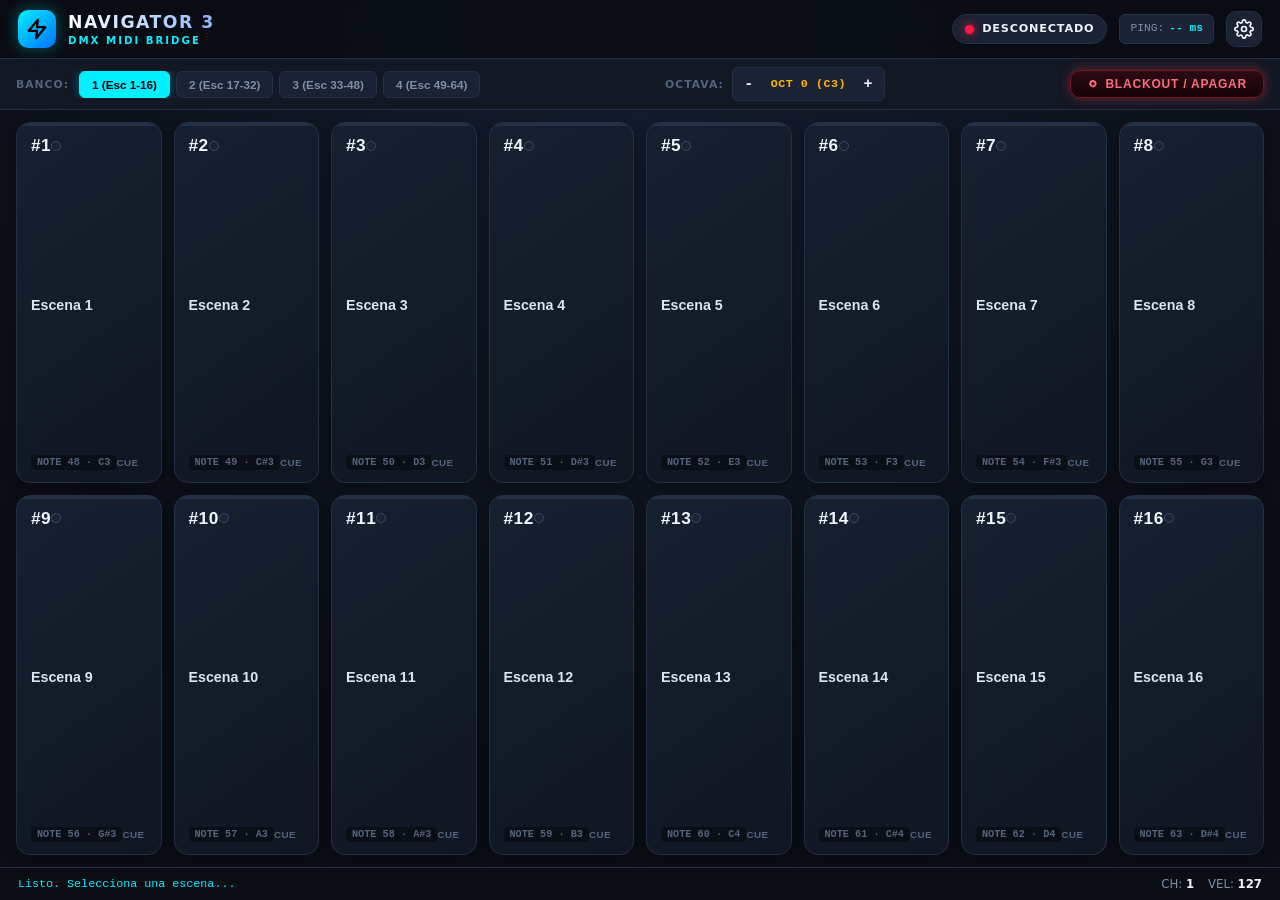
<file: web/index.html>
<!DOCTYPE html>
<html lang="es">
<head>
  <meta charset="UTF-8">
  <meta name="viewport" content="width=device-width, initial-scale=1.0, maximum-scale=1.0, user-scalable=no">
  <meta name="theme-color" content="#0a0c10">
  <meta name="apple-mobile-web-app-capable" content="yes">
  <meta name="apple-mobile-web-app-status-bar-style" content="black-translucent">
  <title>Navigator 3 | MIDI DMX Control</title>
  <link rel="stylesheet" href="style.css">
</head>
<body>
  <div class="app-container">
    <!-- Header -->
    <header class="app-header">
      <div class="brand">
        <div class="brand-icon">
          <svg width="22" height="22" viewBox="0 0 24 24" fill="none" stroke="currentColor" stroke-width="2.5" stroke-linecap="round" stroke-linejoin="round">
            <polygon points="13 2 3 14 12 14 11 22 21 10 12 10 13 2"></polygon>
          </svg>
        </div>
        <div class="brand-text">
          <span class="brand-title">NAVIGATOR 3</span>
          <span class="brand-subtitle">DMX MIDI BRIDGE</span>
        </div>
      </div>

      <div class="status-bar">
        <div class="status-badge" id="statusBadge">
          <span class="status-dot"></span>
          <span class="status-text" id="statusText">DESCONECTADO</span>
        </div>
        <div class="latency-badge" id="latencyBadge">
          <span class="latency-label">PING:</span>
          <span class="latency-value" id="latencyVal">-- ms</span>
        </div>
        <button class="icon-btn" id="btnSettings" title="Ajustes">
          <svg width="20" height="20" viewBox="0 0 24 24" fill="none" stroke="currentColor" stroke-width="2" stroke-linecap="round" stroke-linejoin="round">
            <circle cx="12" cy="12" r="3"></circle>
            <path d="M19.4 15a1.65 1.65 0 0 0 .33 1.82l.06.06a2 2 0 0 1 0 2.83 2 2 0 0 1-2.83 0l-.06-.06a1.65 1.65 0 0 0-1.82-.33 1.65 1.65 0 0 0-1 1.51V21a2 2 0 0 1-2 2 2 2 0 0 1-2-2v-.09A1.65 1.65 0 0 0 9 19.4a1.65 1.65 0 0 0-1.82.33l-.06.06a2 2 0 0 1-2.83 0 2 2 0 0 1 0-2.83l.06-.06a1.65 1.65 0 0 0 .33-1.82 1.65 1.65 0 0 0-1.51-1H3a2 2 0 0 1-2-2 2 2 0 0 1 2-2h.09A1.65 1.65 0 0 0 4.6 9a1.65 1.65 0 0 0-.33-1.82l-.06-.06a2 2 0 0 1 0-2.83 2 2 0 0 1 2.83 0l.06.06a1.65 1.65 0 0 0 1.82.33H9a1.65 1.65 0 0 0 1-1.51V3a2 2 0 0 1 2-2 2 2 0 0 1 2 2v.09a1.65 1.65 0 0 0 1 1.51 1.65 1.65 0 0 0 1.82-.33l.06-.06a2 2 0 0 1 2.83 0 2 2 0 0 1 0 2.83l-.06.06a1.65 1.65 0 0 0-.33 1.82V9a1.65 1.65 0 0 0 1.51 1H21a2 2 0 0 1 2 2 2 2 0 0 1-2 2h-.09a1.65 1.65 0 0 0-1.51 1z"></path>
          </svg>
        </button>
      </div>
    </header>

    <!-- Bank / Navigation Toolbar -->
    <div class="toolbar">
      <div class="bank-selector">
        <span class="toolbar-label">BANCO:</span>
        <div class="bank-buttons">
          <button class="bank-btn active" data-bank="1">1 (Esc 1-16)</button>
          <button class="bank-btn" data-bank="2">2 (Esc 17-32)</button>
          <button class="bank-btn" data-bank="3">3 (Esc 33-48)</button>
          <button class="bank-btn" data-bank="4">4 (Esc 49-64)</button>
        </div>
      </div>
      <div class="octave-selector">
        <span class="toolbar-label">OCTAVA:</span>
        <div class="octave-group">
          <button class="octave-btn" id="btnOctaveDown" title="Bajar Octava (-12 semitonos)">-</button>
          <span class="octave-badge" id="octaveDisplay">OCT 0</span>
          <button class="octave-btn" id="btnOctaveUp" title="Subir Octava (+12 semitonos)">+</button>
        </div>
      </div>
      <div class="quick-actions">
        <button class="btn-blackout" id="btnBlackout">
          <span class="bo-icon">⭘</span> BLACKOUT / APAGAR
        </button>
      </div>
    </div>

    <!-- Main Grid Matrix: 16 Tactile Pads -->
    <main class="matrix-container">
      <div class="matrix-grid" id="matrixGrid">
        <!-- 16 pads will be generated dynamically by app.js -->
      </div>
    </main>

    <!-- Activity Log / Info Bar Footer -->
    <footer class="app-footer">
      <div class="last-action" id="lastActionText">Listo. Selecciona una escena...</div>
      <div class="midi-meta">
        <span>CH: <strong id="footerChannel">1</strong></span>
        <span>VEL: <strong>127</strong></span>
      </div>
    </footer>
  </div>

  <!-- Settings Modal -->
  <dialog id="settingsModal" class="modal-dialog">
    <div class="modal-content">
      <div class="modal-header">
        <h2>Ajustes de Conexión y MIDI</h2>
        <button class="modal-close" id="btnCloseSettings">&times;</button>
      </div>
      <div class="modal-body">
        <div class="form-group">
          <label for="inputWsHost">Dirección IP o Host del ESP32:</label>
          <div class="input-hint">Por defecto se conecta al mismo host que sirve la web. Si estás probando desde PC, pon la IP del ESP32 (ej: 192.168.1.150).</div>
          <input type="text" id="inputWsHost" placeholder="ej: 192.168.1.150 o ws://luces.local:81">
        </div>

        <div class="form-row">
          <div class="form-group half">
            <label for="inputMidiChannel">Canal MIDI (1-16):</label>
            <input type="number" id="inputMidiChannel" min="1" max="16" value="1">
          </div>
          <div class="form-group half">
            <label for="inputBaseNote">Nota Base Escena 1:</label>
            <input type="number" id="inputBaseNote" min="0" max="127" value="0">
          </div>
        </div>

        <div class="form-group">
          <label for="inputNoteDuration">Duración pulso Note-On (ms):</label>
          <input type="number" id="inputNoteDuration" min="10" max="500" value="60">
        </div>

        <div class="form-group">
          <label class="checkbox-label">
            <input type="checkbox" id="checkSimMode" checked>
            <span>Modo Simulación / Local (permite probar sin ESP32 conectado)</span>
          </label>
        </div>

        <div class="modal-actions">
          <button class="btn btn-secondary" id="btnResetSettings">Restablecer</button>
          <button class="btn btn-primary" id="btnSaveSettings">Guardar y Conectar</button>
        </div>
      </div>
    </div>
  </dialog>

  <script src="app.js"></script>
</body>
</html>
</file>
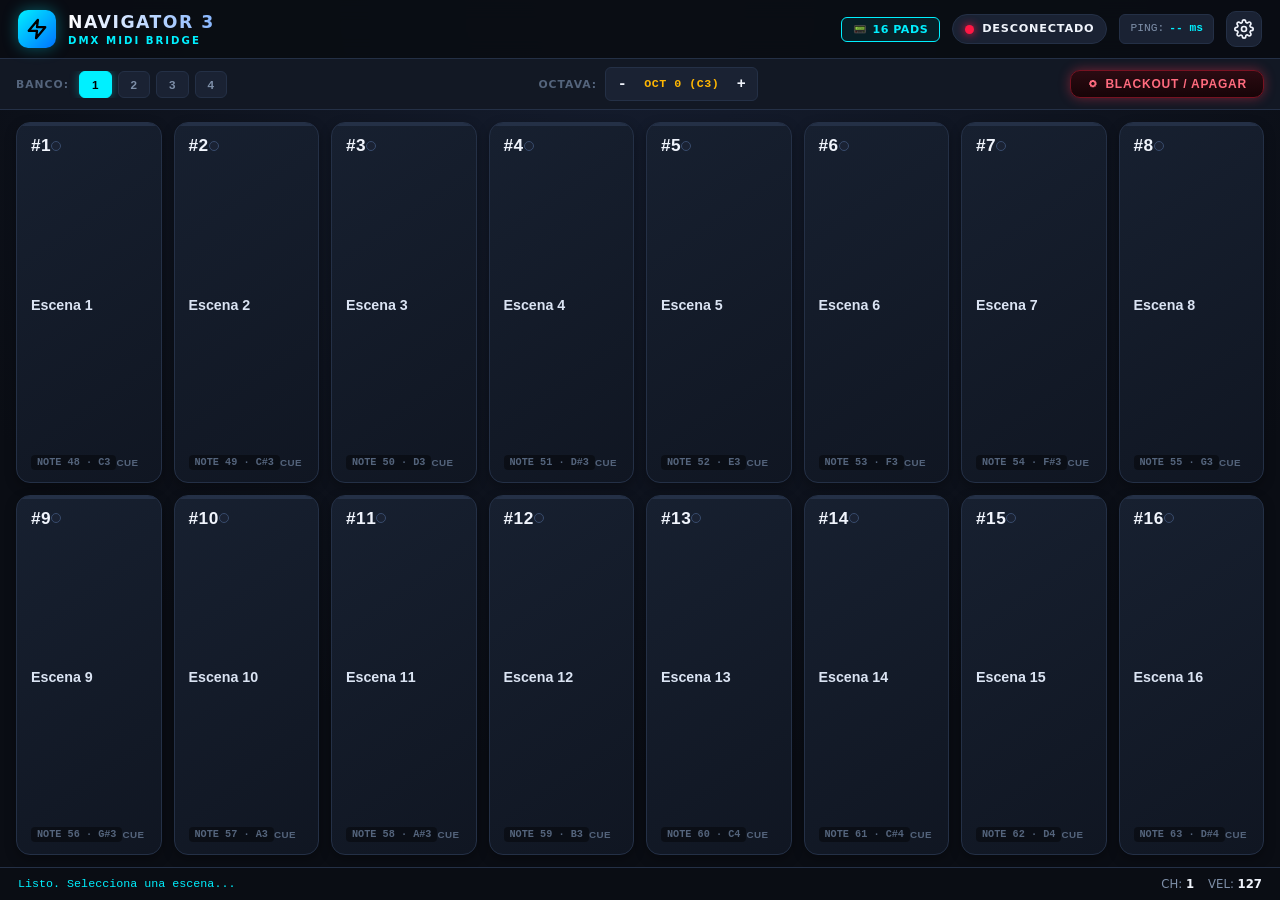
<file: web/standalone.html>
<!DOCTYPE html>
<html lang="es">
<head>
  <meta charset="UTF-8">
  <meta name="viewport" content="width=device-width, initial-scale=1.0, maximum-scale=1.0, user-scalable=no">
  <meta name="theme-color" content="#0a0c10">
  <meta name="apple-mobile-web-app-capable" content="yes">
  <meta name="apple-mobile-web-app-status-bar-style" content="black-translucent">
  <title>Navigator 3 | MIDI DMX Control</title>
  <style>
/* =========================================================
   NAVIGATOR 3 MIDI CONTROLLER - FOH DARK THEME STYLES
   ========================================================= */

:root {
  --bg-primary: #0a0d14;
  --bg-secondary: #121824;
  --bg-surface: #1a2233;
  --bg-surface-hover: #242f46;
  --bg-pad: #151d2a;
  --bg-pad-active: #00e5ff;
  
  --border-subtle: #243046;
  --border-bright: #384b6c;

  --text-main: #f0f4fc;
  --text-muted: #7e8fa8;
  --text-dim: #54647c;

  --accent-cyan: #00f0ff;
  --accent-cyan-glow: rgba(0, 240, 255, 0.35);
  
  --accent-amber: #ffb703;
  --accent-amber-glow: rgba(255, 183, 3, 0.35);

  --accent-magenta: #ff007f;
  --accent-magenta-glow: rgba(255, 0, 127, 0.45);

  --accent-red: #ff334b;
  --accent-red-glow: rgba(255, 51, 75, 0.4);

  --status-online: #00e676;
  --status-offline: #ff1744;

  --font-sans: system-ui, -apple-system, BlinkMacSystemFont, "Segoe UI", Roboto, Oxygen, Ubuntu, Cantarell, sans-serif;
  --font-mono: ui-monospace, SFMono-Regular, Menlo, Monaco, Consolas, "Liberation Mono", monospace;

  --radius-sm: 6px;
  --radius-md: 10px;
  --radius-lg: 14px;
}

* {
  box-sizing: border-box;
  margin: 0;
  padding: 0;
  user-select: none;
  -webkit-user-select: none;
  -webkit-touch-callout: none;
  touch-action: manipulation;
}

html, body {
  width: 100%;
  height: 100%;
  overflow: hidden;
  background-color: var(--bg-primary);
  color: var(--text-main);
  font-family: var(--font-sans);
  font-size: 15px;
  line-height: 1.4;
}

.app-container {
  display: flex;
  flex-direction: column;
  height: 100dvh;
  width: 100vw;
  max-width: 100%;
  background: radial-gradient(circle at 50% 0%, #151d2f 0%, var(--bg-primary) 70%);
}

/* =========================================================
   HEADER
   ========================================================= */
.app-header {
  display: flex;
  justify-content: space-between;
  align-items: center;
  padding: 10px 18px;
  background-color: rgba(10, 13, 20, 0.95);
  border-bottom: 1px solid var(--border-subtle);
  backdrop-filter: blur(10px);
  z-index: 10;
  flex-shrink: 0;
}

.brand {
  display: flex;
  align-items: center;
  gap: 12px;
}

.brand-icon {
  display: flex;
  align-items: center;
  justify-content: center;
  width: 38px;
  height: 38px;
  border-radius: var(--radius-md);
  background: linear-gradient(135deg, #00f0ff 0%, #0072ff 100%);
  color: #000;
  box-shadow: 0 0 15px var(--accent-cyan-glow);
}

.brand-text {
  display: flex;
  flex-direction: column;
}

.brand-title {
  font-weight: 800;
  font-size: 1.15rem;
  letter-spacing: 1.5px;
  background: linear-gradient(90deg, #ffffff, #88b7ff);
  -webkit-background-clip: text;
  -webkit-text-fill-color: transparent;
}

.brand-subtitle {
  font-size: 0.68rem;
  letter-spacing: 2px;
  font-weight: 600;
  color: var(--accent-cyan);
}

.status-bar {
  display: flex;
  align-items: center;
  gap: 12px;
}

.status-badge {
  display: flex;
  align-items: center;
  gap: 8px;
  padding: 6px 12px;
  background-color: var(--bg-surface);
  border: 1px solid var(--border-subtle);
  border-radius: 20px;
  font-size: 0.75rem;
  font-weight: 700;
  letter-spacing: 0.8px;
}

.status-dot {
  width: 9px;
  height: 9px;
  border-radius: 50%;
  background-color: var(--status-offline);
  box-shadow: 0 0 8px var(--status-offline);
  transition: all 0.3s ease;
}

.status-badge.connected .status-dot {
  background-color: var(--status-online);
  box-shadow: 0 0 10px var(--status-online);
}

.status-badge.simulated .status-dot {
  background-color: var(--accent-amber);
  box-shadow: 0 0 8px var(--accent-amber);
}

.latency-badge {
  display: flex;
  align-items: center;
  gap: 5px;
  font-family: var(--font-mono);
  font-size: 0.75rem;
  color: var(--text-muted);
  background-color: var(--bg-surface);
  padding: 6px 10px;
  border-radius: var(--radius-sm);
  border: 1px solid var(--border-subtle);
}

.latency-value {
  color: var(--accent-cyan);
  font-weight: 700;
}

.icon-btn {
  background: var(--bg-surface);
  border: 1px solid var(--border-subtle);
  color: var(--text-main);
  width: 36px;
  height: 36px;
  border-radius: var(--radius-md);
  display: flex;
  align-items: center;
  justify-content: center;
  cursor: pointer;
  transition: all 0.2s ease;
}

.icon-btn:hover {
  background: var(--bg-surface-hover);
  border-color: var(--border-bright);
}

.icon-btn:active {
  transform: scale(0.94);
}

/* =========================================================
   TOOLBAR & BANK SELECTOR
   ========================================================= */
.toolbar {
  display: flex;
  justify-content: space-between;
  align-items: center;
  padding: 8px 16px;
  background-color: var(--bg-secondary);
  border-bottom: 1px solid var(--border-subtle);
  flex-shrink: 0;
  gap: 12px;
}

.bank-selector {
  display: flex;
  align-items: center;
  gap: 10px;
  overflow-x: auto;
}

.toolbar-label {
  font-size: 0.72rem;
  font-weight: 800;
  letter-spacing: 1px;
  color: var(--text-dim);
}

.bank-buttons {
  display: flex;
  gap: 6px;
}

.bank-btn {
  background: var(--bg-surface);
  border: 1px solid var(--border-subtle);
  color: var(--text-muted);
  padding: 6px 12px;
  border-radius: var(--radius-sm);
  font-size: 0.78rem;
  font-weight: 600;
  cursor: pointer;
  transition: all 0.15s ease;
}

.bank-btn:hover {
  color: var(--text-main);
  border-color: var(--border-bright);
}

.bank-btn.active {
  background: var(--accent-cyan);
  border-color: var(--accent-cyan);
  color: #000;
  font-weight: 800;
  box-shadow: 0 0 10px var(--accent-cyan-glow);
}

/* View Mode Selector Button */
.view-mode-btn {
  display: inline-flex;
  align-items: center;
  gap: 5px;
  background: rgba(0, 240, 255, 0.08);
  border: 1px solid var(--accent-cyan);
  color: var(--accent-cyan);
  padding: 5px 11px;
  border-radius: var(--radius-sm);
  font-family: var(--font-sans);
  font-size: 0.74rem;
  font-weight: 800;
  cursor: pointer;
  letter-spacing: 0.5px;
  transition: all 0.15s ease;
}

.view-mode-btn:hover {
  background: var(--accent-cyan);
  color: #000;
  box-shadow: 0 0 12px var(--accent-cyan-glow);
}

.view-mode-btn:active {
  transform: scale(0.94);
}

/* Subpage Selector (Pads 1-8 / 9-16) */
.subpage-selector {
  display: flex;
  align-items: center;
  gap: 6px;
}

.subpage-buttons {
  display: flex;
  gap: 4px;
}

.subpage-btn {
  background: var(--bg-surface);
  border: 1px solid var(--border-subtle);
  color: var(--text-muted);
  padding: 6px 12px;
  border-radius: var(--radius-sm);
  font-size: 0.78rem;
  font-weight: 700;
  cursor: pointer;
  transition: all 0.15s ease;
}

.subpage-btn:hover {
  color: var(--text-main);
  border-color: var(--border-bright);
}

.subpage-btn.active {
  background: linear-gradient(135deg, #00f0ff 0%, #00b4d8 100%);
  border-color: var(--accent-cyan);
  color: #000;
  font-weight: 800;
  box-shadow: 0 0 10px var(--accent-cyan-glow);
}

/* 8-Pad MPC Sampler Mode Grid */
.matrix-grid.mode-8-pads {
  grid-template-columns: repeat(4, 1fr) !important;
  grid-template-rows: repeat(2, 1fr) !important;
  gap: 12px;
}

.matrix-grid.mode-8-pads .pad-btn {
  padding: 12px 14px;
}

.matrix-grid.mode-8-pads .pad-index {
  font-size: 1.35rem;
}

.matrix-grid.mode-8-pads .pad-title {
  font-size: 1.05rem;
  margin: 4px 0;
}

.matrix-grid.mode-8-pads .pad-led {
  width: 12px;
  height: 12px;
}

/* Octave Selector */
.octave-selector {
  display: flex;
  align-items: center;
  gap: 8px;
}

.octave-group {
  display: flex;
  align-items: center;
  background: var(--bg-surface);
  border: 1px solid var(--border-subtle);
  border-radius: var(--radius-sm);
  padding: 2px;
}

.octave-btn {
  background: transparent;
  border: none;
  color: var(--text-main);
  font-family: var(--font-mono);
  font-weight: 800;
  font-size: 1rem;
  width: 28px;
  height: 28px;
  border-radius: 4px;
  display: flex;
  align-items: center;
  justify-content: center;
  cursor: pointer;
  transition: all 0.15s ease;
}

.octave-btn:hover {
  background: var(--bg-surface-hover);
  color: var(--accent-amber);
}

.octave-btn:active {
  transform: scale(0.92);
}

.octave-badge {
  font-family: var(--font-mono);
  font-size: 0.78rem;
  font-weight: 700;
  color: var(--accent-amber);
  padding: 0 8px;
  white-space: nowrap;
  letter-spacing: 0.5px;
}

.quick-actions {
  display: flex;
  gap: 8px;
}

.btn-blackout {
  background: linear-gradient(180deg, #2b0b12 0%, #170407 100%);
  border: 1px solid #771221;
  color: #ff6b7e;
  padding: 6px 16px;
  border-radius: var(--radius-md);
  font-size: 0.8rem;
  font-weight: 800;
  letter-spacing: 0.8px;
  display: flex;
  align-items: center;
  gap: 6px;
  cursor: pointer;
  box-shadow: 0 0 12px var(--accent-red-glow);
  transition: all 0.15s ease;
}

.btn-blackout:active {
  transform: scale(0.95);
  background: #ff1744;
  color: #fff;
}

/* =========================================================
   MATRIX 16-PAD GRID
   ========================================================= */
.matrix-container {
  flex: 1;
  padding: 12px 16px;
  overflow: hidden;
  display: flex;
}

.matrix-grid {
  display: grid;
  grid-template-columns: repeat(4, 1fr);
  grid-template-rows: repeat(4, 1fr);
  gap: 12px;
  width: 100%;
  height: 100%;
}

/* Pad Card Styling */
.pad-btn {
  position: relative;
  background: linear-gradient(145deg, #172030 0%, #101622 100%);
  border: 1px solid var(--border-subtle);
  border-radius: var(--radius-lg);
  display: flex;
  flex-direction: column;
  justify-content: space-between;
  padding: 12px 14px;
  cursor: pointer;
  transition: transform 0.08s ease, box-shadow 0.12s ease, border-color 0.12s ease, background 0.12s ease;
  overflow: hidden;
  box-shadow: 0 4px 12px rgba(0,0,0,0.3);
}

.pad-btn::before {
  content: "";
  position: absolute;
  top: 0;
  left: 0;
  right: 0;
  height: 3px;
  background: var(--border-subtle);
  transition: all 0.2s ease;
}

.pad-top {
  display: flex;
  justify-content: space-between;
  align-items: center;
}

.pad-index {
  font-size: 1.15rem;
  font-weight: 900;
  color: var(--text-main);
  letter-spacing: 0.5px;
}

.pad-led {
  width: 10px;
  height: 10px;
  border-radius: 50%;
  background-color: var(--bg-surface);
  border: 1px solid var(--border-bright);
  transition: all 0.15s ease;
}

.pad-center {
  display: flex;
  flex-direction: column;
  justify-content: center;
  align-items: flex-start;
  margin: 4px 0;
}

.pad-title {
  font-size: 0.95rem;
  font-weight: 700;
  color: #dbe4f3;
  line-height: 1.2;
}

.pad-bottom {
  display: flex;
  justify-content: space-between;
  align-items: center;
}

.pad-midi-badge {
  font-family: var(--font-mono);
  font-size: 0.68rem;
  font-weight: 700;
  color: var(--text-dim);
  background: rgba(0, 0, 0, 0.4);
  padding: 2px 6px;
  border-radius: 4px;
}

.pad-indicator {
  font-size: 0.65rem;
  font-weight: 800;
  letter-spacing: 0.5px;
  color: var(--text-dim);
}

/* Hover & Active / Trigger States */
.pad-btn:hover {
  border-color: var(--border-bright);
  background: linear-gradient(145deg, #1c273a 0%, #131b2a 100%);
}

.pad-btn:active, .pad-btn.touch-active {
  transform: scale(0.96);
  border-color: var(--accent-cyan);
  box-shadow: 0 0 20px var(--accent-cyan-glow);
  background: #00364d;
}

.pad-btn.touch-active .pad-led {
  background-color: var(--accent-cyan);
  box-shadow: 0 0 12px var(--accent-cyan);
}

.pad-btn.is-active-scene {
  border-color: var(--accent-cyan);
  background: linear-gradient(145deg, #0e2938 0%, #071922 100%);
  box-shadow: 0 0 15px rgba(0, 240, 255, 0.25);
}

.pad-btn.is-active-scene::before {
  background: var(--accent-cyan);
  box-shadow: 0 0 8px var(--accent-cyan);
}

.pad-btn.is-active-scene .pad-led {
  background-color: var(--accent-cyan);
  box-shadow: 0 0 10px var(--accent-cyan);
}

.pad-btn.is-active-scene .pad-title {
  color: #fff;
  text-shadow: 0 0 10px rgba(0, 240, 255, 0.5);
}

.pad-btn.is-active-scene .pad-midi-badge {
  color: var(--accent-cyan);
  border: 1px solid rgba(0, 240, 255, 0.3);
}

/* Accent Color Variations for Banks */
.pad-btn[data-accent="magenta"].is-active-scene {
  border-color: var(--accent-magenta);
  box-shadow: 0 0 15px var(--accent-magenta-glow);
}
.pad-btn[data-accent="magenta"].is-active-scene::before,
.pad-btn[data-accent="magenta"].is-active-scene .pad-led {
  background-color: var(--accent-magenta);
  box-shadow: 0 0 10px var(--accent-magenta);
}

/* =========================================================
   FOOTER
   ========================================================= */
.app-footer {
  display: flex;
  justify-content: space-between;
  align-items: center;
  padding: 8px 18px;
  background-color: var(--bg-primary);
  border-top: 1px solid var(--border-subtle);
  font-size: 0.78rem;
  color: var(--text-muted);
  flex-shrink: 0;
}

.last-action {
  font-family: var(--font-mono);
  color: var(--accent-cyan);
}

.midi-meta {
  display: flex;
  gap: 14px;
}

.midi-meta span strong {
  color: var(--text-main);
}

/* =========================================================
   MODAL / SETTINGS DIALOG
   ========================================================= */
.modal-dialog {
  margin: auto;
  border: none;
  background: transparent;
  padding: 0;
  max-width: 480px;
  width: 90vw;
}

.modal-dialog::backdrop {
  background: rgba(0, 0, 0, 0.75);
  backdrop-filter: blur(6px);
}

.modal-content {
  background: var(--bg-secondary);
  border: 1px solid var(--border-bright);
  border-radius: var(--radius-lg);
  padding: 24px;
  color: var(--text-main);
  box-shadow: 0 20px 50px rgba(0, 0, 0, 0.8);
}

.modal-header {
  display: flex;
  justify-content: space-between;
  align-items: center;
  margin-bottom: 20px;
}

.modal-header h2 {
  font-size: 1.15rem;
  font-weight: 700;
}

.modal-close {
  background: none;
  border: none;
  color: var(--text-muted);
  font-size: 1.5rem;
  cursor: pointer;
  line-height: 1;
}

.modal-body {
  display: flex;
  flex-direction: column;
  gap: 16px;
}

.form-group {
  display: flex;
  flex-direction: column;
  gap: 6px;
}

.form-row {
  display: flex;
  gap: 12px;
}

.form-group.half {
  flex: 1;
}

.form-group label {
  font-size: 0.8rem;
  font-weight: 600;
  color: var(--text-muted);
}

.input-hint {
  font-size: 0.7rem;
  color: var(--text-dim);
  margin-bottom: 4px;
}

.form-group input[type="text"],
.form-group input[type="number"] {
  background: var(--bg-surface);
  border: 1px solid var(--border-subtle);
  border-radius: var(--radius-sm);
  padding: 10px 12px;
  color: var(--text-main);
  font-family: var(--font-mono);
  font-size: 0.9rem;
  outline: none;
}

.form-group input:focus {
  border-color: var(--accent-cyan);
  box-shadow: 0 0 8px var(--accent-cyan-glow);
}

.checkbox-label {
  display: flex;
  align-items: center;
  gap: 10px;
  font-size: 0.82rem;
  color: var(--text-main);
  cursor: pointer;
}

.modal-actions {
  display: flex;
  justify-content: flex-end;
  gap: 10px;
  margin-top: 10px;
}

.btn {
  padding: 10px 18px;
  border-radius: var(--radius-sm);
  font-weight: 700;
  font-size: 0.85rem;
  cursor: pointer;
  border: none;
  transition: all 0.2s ease;
}

.btn-secondary {
  background: var(--bg-surface);
  color: var(--text-muted);
  border: 1px solid var(--border-subtle);
}

.btn-primary {
  background: var(--accent-cyan);
  color: #000;
}

.btn-primary:hover {
  background: #33f3ff;
  box-shadow: 0 0 12px var(--accent-cyan-glow);
}

/* =========================================================
   RESPONSIVE ADAPTATIONS (Landscape vs Portrait Tablets & Phones)
   ========================================================= */

/* Mobile Landscape (e.g. iPhone 13 landscape - max-height: 480px) */
@media (max-height: 480px) {
  .app-container {
    padding: 4px 10px;
    gap: 4px;
  }
  .app-header {
    padding: 4px 8px;
    min-height: 38px;
    margin-bottom: 2px;
  }
  .brand-icon {
    width: 24px;
    height: 24px;
  }
  .brand-title {
    font-size: 0.95rem;
  }
  .brand-subtitle {
    display: none;
  }
  .status-badge {
    padding: 3px 8px;
    font-size: 0.72rem;
  }
  .latency-badge {
    padding: 3px 8px;
    font-size: 0.72rem;
  }
  .view-mode-btn {
    padding: 3px 8px;
    font-size: 0.7rem;
  }
  .toolbar {
    padding: 4px 8px;
    margin-bottom: 4px;
    gap: 8px;
  }
  .toolbar-label {
    display: none;
  }
  .bank-btn, .subpage-btn {
    padding: 4px 8px;
    font-size: 0.74rem;
  }
  .octave-btn {
    width: 24px;
    height: 24px;
    font-size: 0.85rem;
  }
  .octave-badge {
    font-size: 0.72rem;
    padding: 0 4px;
  }
  .btn-blackout {
    padding: 4px 10px;
    font-size: 0.72rem;
  }
  .matrix-container {
    padding: 2px 4px;
  }
  .matrix-grid {
    gap: 6px;
  }
  .matrix-grid.mode-8-pads .pad-btn {
    padding: 8px 12px;
  }
  .matrix-grid.mode-8-pads .pad-index {
    font-size: 1.15rem;
  }
  .matrix-grid.mode-8-pads .pad-title {
    font-size: 0.92rem;
    margin: 2px 0;
  }
  .app-footer {
    padding: 3px 12px;
    min-height: 26px;
    font-size: 0.72rem;
  }
}

/* Mobile Portrait (max-width: 600px and portrait) */
@media (max-width: 600px) and (orientation: portrait) {
  .matrix-grid {
    grid-template-columns: repeat(2, 1fr);
    grid-template-rows: repeat(8, 1fr);
    gap: 8px;
  }
  .matrix-grid.mode-8-pads {
    grid-template-columns: repeat(2, 1fr) !important;
    grid-template-rows: repeat(4, 1fr) !important;
  }
  .pad-btn {
    padding: 8px 10px;
  }
  .pad-title {
    font-size: 0.82rem;
  }
}

@media (min-width: 1024px) {
  .matrix-grid:not(.mode-8-pads) {
    grid-template-columns: repeat(8, 1fr);
    grid-template-rows: repeat(2, 1fr);
  }
}

</style>
</head>
<body>
  <div class="app-container">
    <!-- Header -->
    <header class="app-header">
      <div class="brand">
        <div class="brand-icon">
          <svg width="22" height="22" viewBox="0 0 24 24" fill="none" stroke="currentColor" stroke-width="2.5" stroke-linecap="round" stroke-linejoin="round">
            <polygon points="13 2 3 14 12 14 11 22 21 10 12 10 13 2"></polygon>
          </svg>
        </div>
        <div class="brand-text">
          <span class="brand-title">NAVIGATOR 3</span>
          <span class="brand-subtitle">DMX MIDI BRIDGE</span>
        </div>
      </div>

      <div class="status-bar">
        <button class="view-mode-btn" id="btnToggleViewMode" title="Cambiar modo de vista: 8 Pads (iPhone) / 16 Pads (iPad)">
          <span id="viewModeIcon">📱</span>
          <span id="viewModeText">8 PADS</span>
        </button>
        <div class="status-badge" id="statusBadge">
          <span class="status-dot"></span>
          <span class="status-text" id="statusText">DESCONECTADO</span>
        </div>
        <div class="latency-badge" id="latencyBadge">
          <span class="latency-label">PING:</span>
          <span class="latency-value" id="latencyVal">-- ms</span>
        </div>
        <button class="icon-btn" id="btnSettings" title="Ajustes">
          <svg width="20" height="20" viewBox="0 0 24 24" fill="none" stroke="currentColor" stroke-width="2" stroke-linecap="round" stroke-linejoin="round">
            <circle cx="12" cy="12" r="3"></circle>
            <path d="M19.4 15a1.65 1.65 0 0 0 .33 1.82l.06.06a2 2 0 0 1 0 2.83 2 2 0 0 1-2.83 0l-.06-.06a1.65 1.65 0 0 0-1.82-.33 1.65 1.65 0 0 0-1 1.51V21a2 2 0 0 1-2 2 2 2 0 0 1-2-2v-.09A1.65 1.65 0 0 0 9 19.4a1.65 1.65 0 0 0-1.82.33l-.06.06a2 2 0 0 1-2.83 0 2 2 0 0 1 0-2.83l.06-.06a1.65 1.65 0 0 0 .33-1.82 1.65 1.65 0 0 0-1.51-1H3a2 2 0 0 1-2-2 2 2 0 0 1 2-2h.09A1.65 1.65 0 0 0 4.6 9a1.65 1.65 0 0 0-.33-1.82l-.06-.06a2 2 0 0 1 0-2.83 2 2 0 0 1 2.83 0l.06.06a1.65 1.65 0 0 0 1.82.33H9a1.65 1.65 0 0 0 1-1.51V3a2 2 0 0 1 2-2 2 2 0 0 1 2 2v.09a1.65 1.65 0 0 0 1 1.51 1.65 1.65 0 0 0 1.82-.33l.06-.06a2 2 0 0 1 2.83 0 2 2 0 0 1 0 2.83l-.06.06a1.65 1.65 0 0 0-.33 1.82V9a1.65 1.65 0 0 0 1.51 1H21a2 2 0 0 1 2 2 2 2 0 0 1-2 2h-.09a1.65 1.65 0 0 0-1.51 1z"></path>
          </svg>
        </button>
      </div>
    </header>

    <!-- Bank / Navigation Toolbar -->
    <div class="toolbar">
      <div class="bank-selector">
        <span class="toolbar-label">BANCO:</span>
        <div class="bank-buttons">
          <button class="bank-btn active" data-bank="1">1</button>
          <button class="bank-btn" data-bank="2">2</button>
          <button class="bank-btn" data-bank="3">3</button>
          <button class="bank-btn" data-bank="4">4</button>
        </div>
      </div>
      <div class="subpage-selector" id="subpageSelector">
        <span class="toolbar-label">PADS:</span>
        <div class="subpage-buttons">
          <button class="subpage-btn active" data-subpage="1">1 - 8</button>
          <button class="subpage-btn" data-subpage="2">9 - 16</button>
        </div>
      </div>
      <div class="octave-selector">
        <span class="toolbar-label">OCTAVA:</span>
        <div class="octave-group">
          <button class="octave-btn" id="btnOctaveDown" title="Bajar Octava (-12 semitonos)">-</button>
          <span class="octave-badge" id="octaveDisplay">OCT 0</span>
          <button class="octave-btn" id="btnOctaveUp" title="Subir Octava (+12 semitonos)">+</button>
        </div>
      </div>
      <div class="quick-actions">
        <button class="btn-blackout" id="btnBlackout">
          <span class="bo-icon">⭘</span> BLACKOUT / APAGAR
        </button>
      </div>
    </div>

    <!-- Main Grid Matrix: 16 Tactile Pads -->
    <main class="matrix-container">
      <div class="matrix-grid" id="matrixGrid">
        <!-- 16 pads will be generated dynamically by app.js -->
      </div>
    </main>

    <!-- Activity Log / Info Bar Footer -->
    <footer class="app-footer">
      <div class="last-action" id="lastActionText">Listo. Selecciona una escena...</div>
      <div class="midi-meta">
        <span>CH: <strong id="footerChannel">1</strong></span>
        <span>VEL: <strong>127</strong></span>
      </div>
    </footer>
  </div>

  <!-- Settings Modal -->
  <dialog id="settingsModal" class="modal-dialog">
    <div class="modal-content">
      <div class="modal-header">
        <h2>Ajustes de Conexión y MIDI</h2>
        <button class="modal-close" id="btnCloseSettings">&times;</button>
      </div>
      <div class="modal-body">
        <div class="form-group">
          <label for="inputWsHost">Dirección IP o Host del ESP32:</label>
          <div class="input-hint">Por defecto se conecta al mismo host que sirve la web. Si estás probando desde PC, pon la IP del ESP32 (ej: 192.168.1.150).</div>
          <input type="text" id="inputWsHost" placeholder="ej: 192.168.1.150 o ws://luces.local:81">
        </div>

        <div class="form-row">
          <div class="form-group half">
            <label for="inputMidiChannel">Canal MIDI (1-16):</label>
            <input type="number" id="inputMidiChannel" min="1" max="16" value="1">
          </div>
          <div class="form-group half">
            <label for="inputBaseNote">Nota Base Escena 1:</label>
            <input type="number" id="inputBaseNote" min="0" max="127" value="0">
          </div>
        </div>

        <div class="form-group">
          <label for="inputNoteDuration">Duración pulso Note-On (ms):</label>
          <input type="number" id="inputNoteDuration" min="10" max="500" value="60">
        </div>

        <div class="form-group">
          <label class="checkbox-label">
            <input type="checkbox" id="checkSimMode" checked>
            <span>Modo Simulación / Local (permite probar sin ESP32 conectado)</span>
          </label>
        </div>

        <div class="modal-actions">
          <button class="btn btn-secondary" id="btnResetSettings">Restablecer</button>
          <button class="btn btn-primary" id="btnSaveSettings">Guardar y Conectar</button>
        </div>
      </div>
    </div>
  </dialog>

  <script>
/**
 * NAVIGATOR 3 // DMX MIDI CONTROLLER
 * High-performance, low-latency WebSocket Client for Android & Touchscreens
 */

(function () {
  'use strict';

  // --- Configuration & State ---
  const STORAGE_KEY = 'navigator3_midi_cfg_v1';
  
  const NOTE_NAMES = ['C', 'C#', 'D', 'D#', 'E', 'F', 'F#', 'G', 'G#', 'A', 'A#', 'B'];

  function getMidiNoteName(midiNumber) {
    if (midiNumber < 0 || midiNumber > 127) return '--';
    const name = NOTE_NAMES[midiNumber % 12];
    const oct = Math.floor(midiNumber / 12) - 1; // 60 = C4, 48 = C3, 36 = C2
    return `${name}${oct}`;
  }

  const state = {
    wsHost: window.location.hostname || '192.168.1.150',
    wsPort: '81',
    midiChannel: 1,
    baseNote: 48, // Nota base inicial: 48 (C3) ideal para sintetizadores
    octaveOffset: 0, // Desplazamiento en semitonos (+/- 12 por octava)
    pulseDurationMs: 60,
    simMode: false,
    viewMode: (window.innerWidth <= 900 || window.innerHeight <= 500) ? '8pads' : '16pads',
    currentSubpage: 1, // 1: Pads 1-8, 2: Pads 9-16
    currentBank: 1,
    activeSceneGlobal: null,
    isConnected: false,
    latencyMs: null,
    pingIntervalId: null,
    ws: null,
    customLabels: {} // { sceneNum: "Custom Name" }
  };

  // Load configuration from localStorage
  function loadConfig() {
    try {
      const saved = localStorage.getItem(STORAGE_KEY);
      if (saved) {
        const parsed = JSON.parse(saved);
        state.wsHost = parsed.wsHost || state.wsHost;
        state.midiChannel = parsed.midiChannel || 1;
        state.baseNote = parsed.baseNote !== undefined ? parsed.baseNote : 48;
        state.octaveOffset = parsed.octaveOffset !== undefined ? parsed.octaveOffset : 0;
        state.pulseDurationMs = parsed.pulseDurationMs || 60;
        state.simMode = parsed.simMode !== undefined ? parsed.simMode : false;
        state.viewMode = parsed.viewMode || state.viewMode;
        state.currentSubpage = parsed.currentSubpage || 1;
        state.customLabels = parsed.customLabels || {};
      }
    } catch (e) {
      console.warn('Error loading localStorage config', e);
    }
  }

  function saveConfig() {
    try {
      localStorage.setItem(STORAGE_KEY, JSON.stringify({
        wsHost: state.wsHost,
        midiChannel: state.midiChannel,
        baseNote: state.baseNote,
        octaveOffset: state.octaveOffset,
        pulseDurationMs: state.pulseDurationMs,
        simMode: state.simMode,
        viewMode: state.viewMode,
        currentSubpage: state.currentSubpage,
        customLabels: state.customLabels
      }));
    } catch (e) {
      console.warn('Error saving config', e);
    }
  }

  // --- DOM Elements ---
  const el = {
    statusBadge: document.getElementById('statusBadge'),
    statusText: document.getElementById('statusText'),
    latencyVal: document.getElementById('latencyVal'),
    matrixGrid: document.getElementById('matrixGrid'),
    btnBlackout: document.getElementById('btnBlackout'),
    btnSettings: document.getElementById('btnSettings'),
    lastActionText: document.getElementById('lastActionText'),
    footerChannel: document.getElementById('footerChannel'),
    bankButtons: document.querySelectorAll('.bank-btn'),
    // View mode toggle & Subpages
    btnToggleViewMode: document.getElementById('btnToggleViewMode'),
    viewModeIcon: document.getElementById('viewModeIcon'),
    viewModeText: document.getElementById('viewModeText'),
    subpageSelector: document.getElementById('subpageSelector'),
    subpageButtons: document.querySelectorAll('.subpage-btn'),
    // Octave controls
    btnOctaveDown: document.getElementById('btnOctaveDown'),
    btnOctaveUp: document.getElementById('btnOctaveUp'),
    octaveDisplay: document.getElementById('octaveDisplay'),
    // Modal
    settingsModal: document.getElementById('settingsModal'),
    btnCloseSettings: document.getElementById('btnCloseSettings'),
    btnSaveSettings: document.getElementById('btnSaveSettings'),
    btnResetSettings: document.getElementById('btnResetSettings'),
    inputWsHost: document.getElementById('inputWsHost'),
    inputMidiChannel: document.getElementById('inputMidiChannel'),
    inputBaseNote: document.getElementById('inputBaseNote'),
    inputNoteDuration: document.getElementById('inputNoteDuration'),
    checkSimMode: document.getElementById('checkSimMode')
  };

  function updateViewModeUI() {
    const is8Pad = state.viewMode === '8pads';
    if (el.viewModeText) {
      el.viewModeText.textContent = is8Pad ? '8 PADS' : '16 PADS';
    }
    if (el.viewModeIcon) {
      el.viewModeIcon.textContent = is8Pad ? '📱' : '📟';
    }
    if (el.btnToggleViewMode) {
      el.btnToggleViewMode.title = is8Pad ? 'Modo actual: 8 Pads (iPhone). Click para cambiar a 16 Pads (iPad)' : 'Modo actual: 16 Pads (iPad). Click para cambiar a 8 Pads (iPhone)';
    }
    if (el.subpageSelector) {
      el.subpageSelector.style.display = is8Pad ? 'flex' : 'none';
    }
    if (el.subpageButtons) {
      el.subpageButtons.forEach(btn => {
        btn.classList.toggle('active', parseInt(btn.dataset.subpage, 10) === state.currentSubpage);
      });
    }
    if (el.matrixGrid) {
      el.matrixGrid.classList.toggle('mode-8-pads', is8Pad);
    }
  }

  function updateOctaveDisplay() {
    if (!el.octaveDisplay) return;
    const octShift = Math.round(state.octaveOffset / 12);
    const sign = octShift > 0 ? `+${octShift}` : `${octShift}`;
    const baseSample = Math.min(127, Math.max(0, state.baseNote + state.octaveOffset));
    el.octaveDisplay.textContent = `OCT ${sign} (${getMidiNoteName(baseSample)})`;
  }

  // --- UI Rendering ---
  function renderMatrix() {
    el.matrixGrid.innerHTML = '';
    const bankOffset = (state.currentBank - 1) * 16;
    const accentColor = state.currentBank % 2 === 0 ? 'magenta' : 'cyan';

    const is8Pad = state.viewMode === '8pads';
    const startIdx = is8Pad ? (state.currentSubpage - 1) * 8 + 1 : 1;
    const endIdx = is8Pad ? startIdx + 7 : 16;

    for (let i = startIdx; i <= endIdx; i++) {
      const sceneNumber = bankOffset + i;
      const rawNote = state.baseNote + (sceneNumber - 1) + state.octaveOffset;
      const midiNote = Math.min(127, Math.max(0, rawNote));
      const noteName = getMidiNoteName(midiNote);
      const isCurrentActive = state.activeSceneGlobal === sceneNumber;
      const customTitle = state.customLabels[sceneNumber] || `Escena ${sceneNumber}`;

      const pad = document.createElement('button');
      pad.className = `pad-btn ${isCurrentActive ? 'is-active-scene' : ''}`;
      pad.dataset.scene = sceneNumber;
      pad.dataset.note = midiNote;
      pad.dataset.accent = accentColor;
      pad.setAttribute('role', 'button');
      pad.setAttribute('aria-label', `Disparar ${customTitle}`);

      pad.innerHTML = `
        <div class="pad-top">
          <span class="pad-index">#${sceneNumber}</span>
          <span class="pad-led"></span>
        </div>
        <div class="pad-center">
          <span class="pad-title">${customTitle}</span>
        </div>
        <div class="pad-bottom">
          <span class="pad-midi-badge">NOTE ${midiNote} · ${noteName}</span>
          <span class="pad-indicator">${isCurrentActive ? 'ON AIR' : 'CUE'}</span>
        </div>
      `;

      // Touch and Click Event binding
      const handleTrigger = (ev) => {
        ev.preventDefault();
        triggerPad(sceneNumber, midiNote, pad);
      };

      pad.addEventListener('touchstart', handleTrigger, { passive: false });
      pad.addEventListener('mousedown', handleTrigger);

      el.matrixGrid.appendChild(pad);
    }
  }

  function updateFooter() {
    el.footerChannel.textContent = state.midiChannel;
  }

  function updateStatus(status, text) {
    el.statusBadge.className = `status-badge ${status}`;
    el.statusText.textContent = text;
  }

  // --- MIDI & Trigger Logic (Zero-Lag Ultra-Fast Path) ---
  function sendBinaryMidi(status, note, velocity, duration) {
    if (state.simMode) {
      console.log('%c[SIM MIDI BINARY]', 'color: #00f0ff;', { status: status.toString(16), note, velocity });
      return;
    }
    if (state.ws && state.ws.readyState === WebSocket.OPEN) {
      const buf = new Uint8Array([status & 0xFF, note & 0x7F, velocity & 0x7F, Math.min(255, duration || 80)]);
      state.ws.send(buf.buffer);
    }
  }

  function triggerPad(sceneNumber, midiNote, padElement) {
    // 1. DISPATCH PACKET FIRST OVER THE AIR (Immediate, < 1ms)
    const statusByte = 0x90 | ((state.midiChannel - 1) & 0x0F);
    sendBinaryMidi(statusByte, midiNote, 127, state.pulseDurationMs);

    // 2. Micro-vibration (haptic)
    if (navigator.vibrate) navigator.vibrate(20);

    // 3. Ultra-fast local visual feedback without touching the whole DOM
    if (padElement) {
      padElement.classList.add('touch-active');
      setTimeout(() => padElement.classList.remove('touch-active'), 100);
    }

    // 4. Update ON AIR / active state in-place (no innerHTML rebuild!)
    if (state.activeSceneGlobal !== sceneNumber) {
      state.activeSceneGlobal = sceneNumber;
      const allPads = el.matrixGrid.querySelectorAll('.pad-button');
      allPads.forEach(p => {
        p.classList.remove('active');
        const ind = p.querySelector('.pad-indicator');
        if (ind) ind.textContent = 'CUE';
      });
      if (padElement) {
        padElement.classList.add('active');
        const curInd = padElement.querySelector('.pad-indicator');
        if (curInd) curInd.textContent = 'ON AIR';
      }
    }

    // 5. Update footer text
    const timeStr = new Date().toLocaleTimeString();
    el.lastActionText.innerHTML = `[${timeStr}] <strong>Escena ${sceneNumber}</strong> (Nota MIDI ${midiNote}, Canal ${state.midiChannel})`;
  }

  function triggerBlackout() {
    if (navigator.vibrate) navigator.vibrate([40, 30, 40]);
    state.activeSceneGlobal = null;
    const allPads = el.matrixGrid.querySelectorAll('.pad-button');
    allPads.forEach(p => {
      p.classList.remove('active');
      const ind = p.querySelector('.pad-indicator');
      if (ind) ind.textContent = 'CUE';
    });

    const timeStr = new Date().toLocaleTimeString();
    el.lastActionText.innerHTML = `[${timeStr}] <strong style="color:#ff334b">BLACKOUT / PANIC ENVIADO</strong>`;

    sendBinaryMidi(0x80 | ((state.midiChannel - 1) & 0x0F), 0, 0, 80);
    sendWebSocket({ type: 'blackout', channel: state.midiChannel });
  }

  // --- WebSocket Manager ---
  function sendWebSocket(dataObj) {
    if (state.simMode) {
      console.log('%c[SIMULATOR MIDI TX]', 'color: #00f0ff; font-weight: bold;', dataObj);
      return;
    }

    if (state.ws && state.ws.readyState === WebSocket.OPEN) {
      state.ws.send(JSON.stringify(dataObj));
    } else {
      console.warn('WebSocket no conectado, mensaje no enviado:', dataObj);
    }
  }

  function connectWebSocket() {
    if (state.simMode) {
      updateStatus('simulated', 'MODO SIMULACIÓN');
      el.latencyVal.textContent = '<1 ms';
      return;
    }

    if (state.ws) {
      try {
        state.ws.close();
      } catch (e) {}
    }

    updateStatus('connecting', 'CONECTANDO...');

    // Determine WS URL
    let wsUrl = state.wsHost;
    if (!wsUrl.startsWith('ws://') && !wsUrl.startsWith('wss://')) {
      wsUrl = `ws://${wsUrl}:${state.wsPort}/ws`;
    }

    try {
      state.ws = new WebSocket(wsUrl);
    } catch (err) {
      console.error('Error instantiating WebSocket:', err);
      updateStatus('offline', 'ERROR URL');
      scheduleReconnect();
      return;
    }

    state.ws.onopen = () => {
      state.ws.binaryType = 'arraybuffer';
      console.log('[WS] Conectado exitosamente con ESP32:', wsUrl);
      state.isConnected = true;
      updateStatus('connected', 'EN LÍNEA');
      startPingRoutine();
    };

    state.ws.onmessage = (event) => {
      try {
        const msg = JSON.parse(event.data);
        if (msg.type === 'pong') {
          const rtt = state.lastPingTime ? Math.max(1, Math.round(performance.now() - state.lastPingTime)) : 2;
          state.latencyMs = rtt;
          el.latencyVal.textContent = `${rtt} ms`;
        } else if (msg.type === 'ack_scene') {
          // Hardware confirmation
          console.log('[ESP32 ACK]', msg);
        }
      } catch (e) {
        // Raw text message
      }
    };

    state.ws.onclose = () => {
      state.isConnected = false;
      stopPingRoutine();
      updateStatus('offline', 'DESCONECTADO');
      el.latencyVal.textContent = '-- ms';
      scheduleReconnect();
    };

    state.ws.onerror = (e) => {
      console.warn('[WS] Error de comunicación', e);
      state.ws.close();
    };
  }

  let reconnectTimeout = null;
  function scheduleReconnect() {
    if (state.simMode) return;
    if (reconnectTimeout) clearTimeout(reconnectTimeout);
    reconnectTimeout = setTimeout(() => {
      console.log('[WS] Intentando reconectar...');
      connectWebSocket();
    }, 3000);
  }

  function startPingRoutine() {
    stopPingRoutine();
    state.pingIntervalId = setInterval(() => {
      if (state.ws && state.ws.readyState === WebSocket.OPEN) {
        state.lastPingTime = performance.now();
        state.ws.send(JSON.stringify({ type: 'ping', t: 1 }));
      }
    }, 2000);
  }

  function stopPingRoutine() {
    if (state.pingIntervalId) {
      clearInterval(state.pingIntervalId);
      state.pingIntervalId = null;
    }
  }

  // --- Event Listeners & UI Handlers ---
  function setupEventListeners() {
    // View Mode Toggle (8 Pads vs 16 Pads)
    if (el.btnToggleViewMode) {
      el.btnToggleViewMode.addEventListener('click', () => {
        state.viewMode = state.viewMode === '8pads' ? '16pads' : '8pads';
        updateViewModeUI();
        renderMatrix();
        saveConfig();
      });
    }

    // Subpage Navigation (1-8 / 9-16)
    if (el.subpageButtons) {
      el.subpageButtons.forEach((btn) => {
        btn.addEventListener('click', () => {
          el.subpageButtons.forEach((b) => b.classList.remove('active'));
          btn.classList.add('active');
          state.currentSubpage = parseInt(btn.dataset.subpage, 10);
          renderMatrix();
          saveConfig();
        });
      });
    }

    // Bank switching
    el.bankButtons.forEach((btn) => {
      btn.addEventListener('click', () => {
        el.bankButtons.forEach((b) => b.classList.remove('active'));
        btn.classList.add('active');
        state.currentBank = parseInt(btn.dataset.bank, 10);
        renderMatrix();
      });
    });

    // Octave Transposition
    if (el.btnOctaveDown) {
      el.btnOctaveDown.addEventListener('click', () => {
        if (state.baseNote + state.octaveOffset - 12 >= 0) {
          state.octaveOffset -= 12;
        } else {
          state.octaveOffset = -state.baseNote;
        }
        updateOctaveDisplay();
        renderMatrix();
        saveConfig();
        const baseSample = Math.min(127, Math.max(0, state.baseNote + state.octaveOffset));
        el.lastActionText.innerHTML = `Octava cambiada a <strong>${el.octaveDisplay.textContent}</strong>`;
      });
    }

    if (el.btnOctaveUp) {
      el.btnOctaveUp.addEventListener('click', () => {
        if (state.baseNote + state.octaveOffset + 12 <= 112) {
          state.octaveOffset += 12;
        }
        updateOctaveDisplay();
        renderMatrix();
        saveConfig();
        const baseSample = Math.min(127, Math.max(0, state.baseNote + state.octaveOffset));
        el.lastActionText.innerHTML = `Octava cambiada a <strong>${el.octaveDisplay.textContent}</strong>`;
      });
    }

    // Blackout button
    el.btnBlackout.addEventListener('click', triggerBlackout);

    // Settings Modal
    el.btnSettings.addEventListener('click', () => {
      el.inputWsHost.value = state.wsHost;
      el.inputMidiChannel.value = state.midiChannel;
      el.inputBaseNote.value = state.baseNote;
      el.inputNoteDuration.value = state.pulseDurationMs;
      el.checkSimMode.checked = state.simMode;
      el.settingsModal.showModal();
    });

    el.btnCloseSettings.addEventListener('click', () => {
      el.settingsModal.close();
    });

    el.btnSaveSettings.addEventListener('click', () => {
      state.wsHost = el.inputWsHost.value.trim() || '192.168.1.150';
      state.midiChannel = parseInt(el.inputMidiChannel.value, 10) || 1;
      state.baseNote = parseInt(el.inputBaseNote.value, 10) || 0;
      state.pulseDurationMs = parseInt(el.inputNoteDuration.value, 10) || 60;
      state.simMode = el.checkSimMode.checked;

      saveConfig();
      updateFooter();
      renderMatrix();
      el.settingsModal.close();

      connectWebSocket();
    });

    el.btnResetSettings.addEventListener('click', () => {
      localStorage.removeItem(STORAGE_KEY);
      loadConfig();
      el.inputWsHost.value = state.wsHost;
      el.inputMidiChannel.value = 1;
      el.inputBaseNote.value = 0;
      el.inputNoteDuration.value = 60;
      el.checkSimMode.checked = false;
    });

    // Close modal on outside click
    el.settingsModal.addEventListener('click', (e) => {
      const rect = el.settingsModal.getBoundingClientRect();
      const isInDialog = (rect.top <= e.clientY && e.clientY <= rect.top + rect.height
        && rect.left <= e.clientX && e.clientX <= rect.left + rect.width);
      if (!isInDialog) {
        el.settingsModal.close();
      }
    });
  }

  // --- App Initialization ---
  function init() {
    loadConfig();
    updateFooter();
    updateOctaveDisplay();
    updateViewModeUI();
    renderMatrix();
    setupEventListeners();
    connectWebSocket();
  }

  // Run on DOM ready
  if (document.readyState === 'loading') {
    document.addEventListener('DOMContentLoaded', init);
  } else {
    init();
  }
})();

</script>
</body>
</html>
</file>
<file: web/style.css>
/* =========================================================
   NAVIGATOR 3 MIDI CONTROLLER - FOH DARK THEME STYLES
   ========================================================= */

:root {
  --bg-primary: #0a0d14;
  --bg-secondary: #121824;
  --bg-surface: #1a2233;
  --bg-surface-hover: #242f46;
  --bg-pad: #151d2a;
  --bg-pad-active: #00e5ff;
  
  --border-subtle: #243046;
  --border-bright: #384b6c;

  --text-main: #f0f4fc;
  --text-muted: #7e8fa8;
  --text-dim: #54647c;

  --accent-cyan: #00f0ff;
  --accent-cyan-glow: rgba(0, 240, 255, 0.35);
  
  --accent-amber: #ffb703;
  --accent-amber-glow: rgba(255, 183, 3, 0.35);

  --accent-magenta: #ff007f;
  --accent-magenta-glow: rgba(255, 0, 127, 0.45);

  --accent-red: #ff334b;
  --accent-red-glow: rgba(255, 51, 75, 0.4);

  --status-online: #00e676;
  --status-offline: #ff1744;

  --font-sans: system-ui, -apple-system, BlinkMacSystemFont, "Segoe UI", Roboto, Oxygen, Ubuntu, Cantarell, sans-serif;
  --font-mono: ui-monospace, SFMono-Regular, Menlo, Monaco, Consolas, "Liberation Mono", monospace;

  --radius-sm: 6px;
  --radius-md: 10px;
  --radius-lg: 14px;
}

* {
  box-sizing: border-box;
  margin: 0;
  padding: 0;
  user-select: none;
  -webkit-user-select: none;
  -webkit-touch-callout: none;
  touch-action: manipulation;
}

html, body {
  width: 100%;
  height: 100%;
  overflow: hidden;
  background-color: var(--bg-primary);
  color: var(--text-main);
  font-family: var(--font-sans);
  font-size: 15px;
  line-height: 1.4;
}

.app-container {
  display: flex;
  flex-direction: column;
  height: 100dvh;
  width: 100vw;
  max-width: 100%;
  background: radial-gradient(circle at 50% 0%, #151d2f 0%, var(--bg-primary) 70%);
}

/* =========================================================
   HEADER
   ========================================================= */
.app-header {
  display: flex;
  justify-content: space-between;
  align-items: center;
  padding: 10px 18px;
  background-color: rgba(10, 13, 20, 0.95);
  border-bottom: 1px solid var(--border-subtle);
  backdrop-filter: blur(10px);
  z-index: 10;
  flex-shrink: 0;
}

.brand {
  display: flex;
  align-items: center;
  gap: 12px;
}

.brand-icon {
  display: flex;
  align-items: center;
  justify-content: center;
  width: 38px;
  height: 38px;
  border-radius: var(--radius-md);
  background: linear-gradient(135deg, #00f0ff 0%, #0072ff 100%);
  color: #000;
  box-shadow: 0 0 15px var(--accent-cyan-glow);
}

.brand-text {
  display: flex;
  flex-direction: column;
}

.brand-title {
  font-weight: 800;
  font-size: 1.15rem;
  letter-spacing: 1.5px;
  background: linear-gradient(90deg, #ffffff, #88b7ff);
  -webkit-background-clip: text;
  -webkit-text-fill-color: transparent;
}

.brand-subtitle {
  font-size: 0.68rem;
  letter-spacing: 2px;
  font-weight: 600;
  color: var(--accent-cyan);
}

.status-bar {
  display: flex;
  align-items: center;
  gap: 12px;
}

.status-badge {
  display: flex;
  align-items: center;
  gap: 8px;
  padding: 6px 12px;
  background-color: var(--bg-surface);
  border: 1px solid var(--border-subtle);
  border-radius: 20px;
  font-size: 0.75rem;
  font-weight: 700;
  letter-spacing: 0.8px;
}

.status-dot {
  width: 9px;
  height: 9px;
  border-radius: 50%;
  background-color: var(--status-offline);
  box-shadow: 0 0 8px var(--status-offline);
  transition: all 0.3s ease;
}

.status-badge.connected .status-dot {
  background-color: var(--status-online);
  box-shadow: 0 0 10px var(--status-online);
}

.status-badge.simulated .status-dot {
  background-color: var(--accent-amber);
  box-shadow: 0 0 8px var(--accent-amber);
}

.latency-badge {
  display: flex;
  align-items: center;
  gap: 5px;
  font-family: var(--font-mono);
  font-size: 0.75rem;
  color: var(--text-muted);
  background-color: var(--bg-surface);
  padding: 6px 10px;
  border-radius: var(--radius-sm);
  border: 1px solid var(--border-subtle);
}

.latency-value {
  color: var(--accent-cyan);
  font-weight: 700;
}

.icon-btn {
  background: var(--bg-surface);
  border: 1px solid var(--border-subtle);
  color: var(--text-main);
  width: 36px;
  height: 36px;
  border-radius: var(--radius-md);
  display: flex;
  align-items: center;
  justify-content: center;
  cursor: pointer;
  transition: all 0.2s ease;
}

.icon-btn:hover {
  background: var(--bg-surface-hover);
  border-color: var(--border-bright);
}

.icon-btn:active {
  transform: scale(0.94);
}

/* =========================================================
   TOOLBAR & BANK SELECTOR
   ========================================================= */
.toolbar {
  display: flex;
  justify-content: space-between;
  align-items: center;
  padding: 8px 16px;
  background-color: var(--bg-secondary);
  border-bottom: 1px solid var(--border-subtle);
  flex-shrink: 0;
  gap: 12px;
}

.bank-selector {
  display: flex;
  align-items: center;
  gap: 10px;
  overflow-x: auto;
}

.toolbar-label {
  font-size: 0.72rem;
  font-weight: 800;
  letter-spacing: 1px;
  color: var(--text-dim);
}

.bank-buttons {
  display: flex;
  gap: 6px;
}

.bank-btn {
  background: var(--bg-surface);
  border: 1px solid var(--border-subtle);
  color: var(--text-muted);
  padding: 6px 12px;
  border-radius: var(--radius-sm);
  font-size: 0.78rem;
  font-weight: 600;
  cursor: pointer;
  transition: all 0.15s ease;
}

.bank-btn:hover {
  color: var(--text-main);
  border-color: var(--border-bright);
}

.bank-btn.active {
  background: var(--accent-cyan);
  border-color: var(--accent-cyan);
  color: #000;
  font-weight: 800;
  box-shadow: 0 0 10px var(--accent-cyan-glow);
}

/* Octave Selector */
.octave-selector {
  display: flex;
  align-items: center;
  gap: 8px;
}

.octave-group {
  display: flex;
  align-items: center;
  background: var(--bg-surface);
  border: 1px solid var(--border-subtle);
  border-radius: var(--radius-sm);
  padding: 2px;
}

.octave-btn {
  background: transparent;
  border: none;
  color: var(--text-main);
  font-family: var(--font-mono);
  font-weight: 800;
  font-size: 1rem;
  width: 28px;
  height: 28px;
  border-radius: 4px;
  display: flex;
  align-items: center;
  justify-content: center;
  cursor: pointer;
  transition: all 0.15s ease;
}

.octave-btn:hover {
  background: var(--bg-surface-hover);
  color: var(--accent-amber);
}

.octave-btn:active {
  transform: scale(0.92);
}

.octave-badge {
  font-family: var(--font-mono);
  font-size: 0.78rem;
  font-weight: 700;
  color: var(--accent-amber);
  padding: 0 8px;
  white-space: nowrap;
  letter-spacing: 0.5px;
}

.quick-actions {
  display: flex;
  gap: 8px;
}

.btn-blackout {
  background: linear-gradient(180deg, #2b0b12 0%, #170407 100%);
  border: 1px solid #771221;
  color: #ff6b7e;
  padding: 6px 16px;
  border-radius: var(--radius-md);
  font-size: 0.8rem;
  font-weight: 800;
  letter-spacing: 0.8px;
  display: flex;
  align-items: center;
  gap: 6px;
  cursor: pointer;
  box-shadow: 0 0 12px var(--accent-red-glow);
  transition: all 0.15s ease;
}

.btn-blackout:active {
  transform: scale(0.95);
  background: #ff1744;
  color: #fff;
}

/* =========================================================
   MATRIX 16-PAD GRID
   ========================================================= */
.matrix-container {
  flex: 1;
  padding: 12px 16px;
  overflow: hidden;
  display: flex;
}

.matrix-grid {
  display: grid;
  grid-template-columns: repeat(4, 1fr);
  grid-template-rows: repeat(4, 1fr);
  gap: 12px;
  width: 100%;
  height: 100%;
}

/* Pad Card Styling */
.pad-btn {
  position: relative;
  background: linear-gradient(145deg, #172030 0%, #101622 100%);
  border: 1px solid var(--border-subtle);
  border-radius: var(--radius-lg);
  display: flex;
  flex-direction: column;
  justify-content: space-between;
  padding: 12px 14px;
  cursor: pointer;
  transition: transform 0.08s ease, box-shadow 0.12s ease, border-color 0.12s ease, background 0.12s ease;
  overflow: hidden;
  box-shadow: 0 4px 12px rgba(0,0,0,0.3);
}

.pad-btn::before {
  content: "";
  position: absolute;
  top: 0;
  left: 0;
  right: 0;
  height: 3px;
  background: var(--border-subtle);
  transition: all 0.2s ease;
}

.pad-top {
  display: flex;
  justify-content: space-between;
  align-items: center;
}

.pad-index {
  font-size: 1.15rem;
  font-weight: 900;
  color: var(--text-main);
  letter-spacing: 0.5px;
}

.pad-led {
  width: 10px;
  height: 10px;
  border-radius: 50%;
  background-color: var(--bg-surface);
  border: 1px solid var(--border-bright);
  transition: all 0.15s ease;
}

.pad-center {
  display: flex;
  flex-direction: column;
  justify-content: center;
  align-items: flex-start;
  margin: 4px 0;
}

.pad-title {
  font-size: 0.95rem;
  font-weight: 700;
  color: #dbe4f3;
  line-height: 1.2;
}

.pad-bottom {
  display: flex;
  justify-content: space-between;
  align-items: center;
}

.pad-midi-badge {
  font-family: var(--font-mono);
  font-size: 0.68rem;
  font-weight: 700;
  color: var(--text-dim);
  background: rgba(0, 0, 0, 0.4);
  padding: 2px 6px;
  border-radius: 4px;
}

.pad-indicator {
  font-size: 0.65rem;
  font-weight: 800;
  letter-spacing: 0.5px;
  color: var(--text-dim);
}

/* Hover & Active / Trigger States */
.pad-btn:hover {
  border-color: var(--border-bright);
  background: linear-gradient(145deg, #1c273a 0%, #131b2a 100%);
}

.pad-btn:active, .pad-btn.touch-active {
  transform: scale(0.96);
  border-color: var(--accent-cyan);
  box-shadow: 0 0 20px var(--accent-cyan-glow);
  background: #00364d;
}

.pad-btn.touch-active .pad-led {
  background-color: var(--accent-cyan);
  box-shadow: 0 0 12px var(--accent-cyan);
}

.pad-btn.is-active-scene {
  border-color: var(--accent-cyan);
  background: linear-gradient(145deg, #0e2938 0%, #071922 100%);
  box-shadow: 0 0 15px rgba(0, 240, 255, 0.25);
}

.pad-btn.is-active-scene::before {
  background: var(--accent-cyan);
  box-shadow: 0 0 8px var(--accent-cyan);
}

.pad-btn.is-active-scene .pad-led {
  background-color: var(--accent-cyan);
  box-shadow: 0 0 10px var(--accent-cyan);
}

.pad-btn.is-active-scene .pad-title {
  color: #fff;
  text-shadow: 0 0 10px rgba(0, 240, 255, 0.5);
}

.pad-btn.is-active-scene .pad-midi-badge {
  color: var(--accent-cyan);
  border: 1px solid rgba(0, 240, 255, 0.3);
}

/* Accent Color Variations for Banks */
.pad-btn[data-accent="magenta"].is-active-scene {
  border-color: var(--accent-magenta);
  box-shadow: 0 0 15px var(--accent-magenta-glow);
}
.pad-btn[data-accent="magenta"].is-active-scene::before,
.pad-btn[data-accent="magenta"].is-active-scene .pad-led {
  background-color: var(--accent-magenta);
  box-shadow: 0 0 10px var(--accent-magenta);
}

/* =========================================================
   FOOTER
   ========================================================= */
.app-footer {
  display: flex;
  justify-content: space-between;
  align-items: center;
  padding: 8px 18px;
  background-color: var(--bg-primary);
  border-top: 1px solid var(--border-subtle);
  font-size: 0.78rem;
  color: var(--text-muted);
  flex-shrink: 0;
}

.last-action {
  font-family: var(--font-mono);
  color: var(--accent-cyan);
}

.midi-meta {
  display: flex;
  gap: 14px;
}

.midi-meta span strong {
  color: var(--text-main);
}

/* =========================================================
   MODAL / SETTINGS DIALOG
   ========================================================= */
.modal-dialog {
  margin: auto;
  border: none;
  background: transparent;
  padding: 0;
  max-width: 480px;
  width: 90vw;
}

.modal-dialog::backdrop {
  background: rgba(0, 0, 0, 0.75);
  backdrop-filter: blur(6px);
}

.modal-content {
  background: var(--bg-secondary);
  border: 1px solid var(--border-bright);
  border-radius: var(--radius-lg);
  padding: 24px;
  color: var(--text-main);
  box-shadow: 0 20px 50px rgba(0, 0, 0, 0.8);
}

.modal-header {
  display: flex;
  justify-content: space-between;
  align-items: center;
  margin-bottom: 20px;
}

.modal-header h2 {
  font-size: 1.15rem;
  font-weight: 700;
}

.modal-close {
  background: none;
  border: none;
  color: var(--text-muted);
  font-size: 1.5rem;
  cursor: pointer;
  line-height: 1;
}

.modal-body {
  display: flex;
  flex-direction: column;
  gap: 16px;
}

.form-group {
  display: flex;
  flex-direction: column;
  gap: 6px;
}

.form-row {
  display: flex;
  gap: 12px;
}

.form-group.half {
  flex: 1;
}

.form-group label {
  font-size: 0.8rem;
  font-weight: 600;
  color: var(--text-muted);
}

.input-hint {
  font-size: 0.7rem;
  color: var(--text-dim);
  margin-bottom: 4px;
}

.form-group input[type="text"],
.form-group input[type="number"] {
  background: var(--bg-surface);
  border: 1px solid var(--border-subtle);
  border-radius: var(--radius-sm);
  padding: 10px 12px;
  color: var(--text-main);
  font-family: var(--font-mono);
  font-size: 0.9rem;
  outline: none;
}

.form-group input:focus {
  border-color: var(--accent-cyan);
  box-shadow: 0 0 8px var(--accent-cyan-glow);
}

.checkbox-label {
  display: flex;
  align-items: center;
  gap: 10px;
  font-size: 0.82rem;
  color: var(--text-main);
  cursor: pointer;
}

.modal-actions {
  display: flex;
  justify-content: flex-end;
  gap: 10px;
  margin-top: 10px;
}

.btn {
  padding: 10px 18px;
  border-radius: var(--radius-sm);
  font-weight: 700;
  font-size: 0.85rem;
  cursor: pointer;
  border: none;
  transition: all 0.2s ease;
}

.btn-secondary {
  background: var(--bg-surface);
  color: var(--text-muted);
  border: 1px solid var(--border-subtle);
}

.btn-primary {
  background: var(--accent-cyan);
  color: #000;
}

.btn-primary:hover {
  background: #33f3ff;
  box-shadow: 0 0 12px var(--accent-cyan-glow);
}

/* =========================================================
   RESPONSIVE ADAPTATIONS (Landscape vs Portrait Tablets)
   ========================================================= */
@media (max-width: 600px) {
  .matrix-grid {
    grid-template-columns: repeat(2, 1fr);
    grid-template-rows: repeat(8, 1fr);
    gap: 8px;
  }
  .pad-btn {
    padding: 8px 10px;
  }
  .pad-title {
    font-size: 0.82rem;
  }
}

@media (min-width: 1024px) {
  .matrix-grid {
    grid-template-columns: repeat(8, 1fr);
    grid-template-rows: repeat(2, 1fr);
  }
}
</file>
